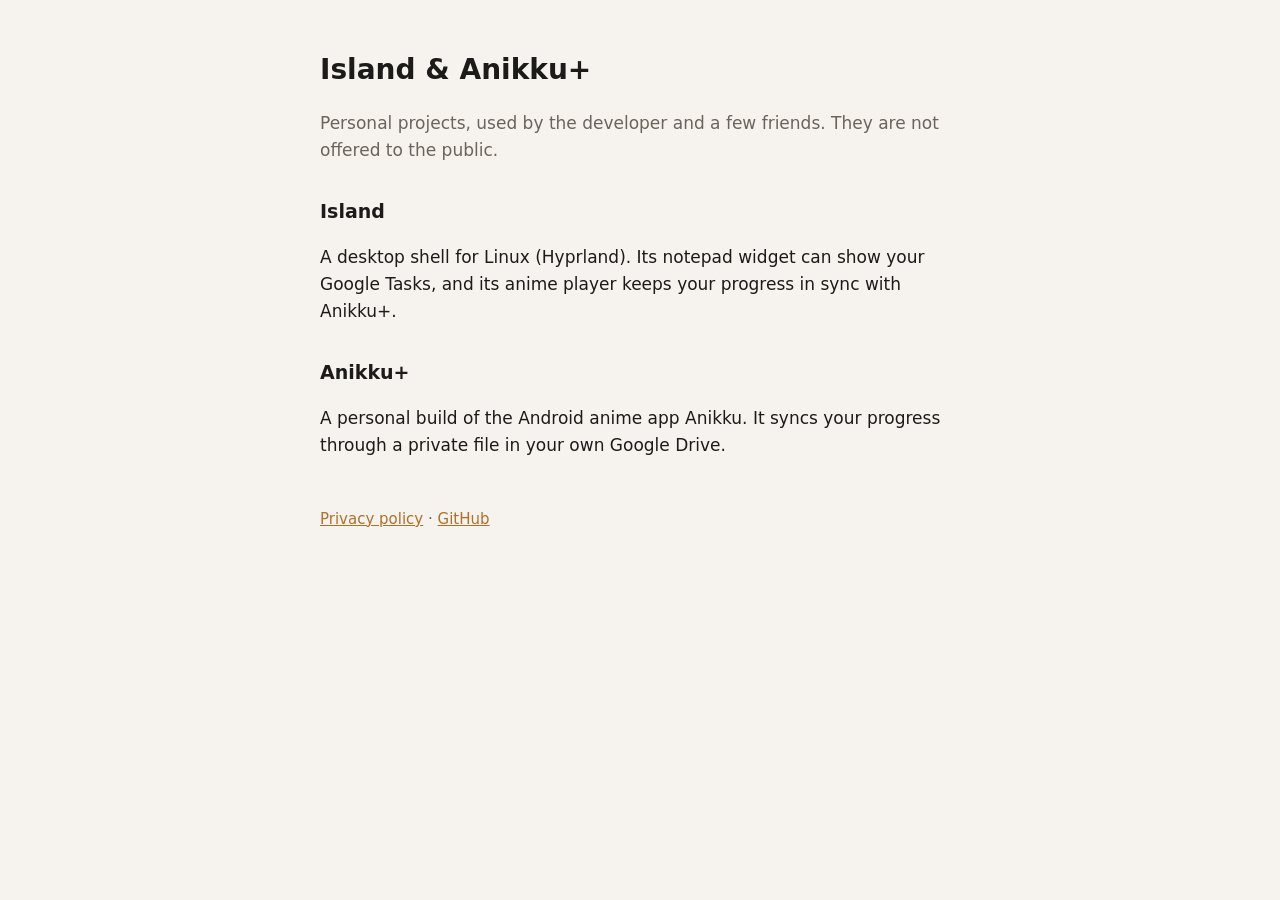
<file: index.html>
<!doctype html>
<html lang="en">
<head>
<meta charset="utf-8">
<meta name="viewport" content="width=device-width, initial-scale=1">
<meta name="google-site-verification" content="miyPSw-xBgUs4RxMfxMfQx9cr1AVyYLl76eEBLxKELw" />
<title>Island &amp; Anikku+</title>
<link rel="stylesheet" href="style.css">
</head>
<body>
<main>
<h1>Island &amp; Anikku+</h1>
<p class="lead">Personal projects, used by the developer and a few friends. They are not offered to the public.</p>
<h2>Island</h2>
<p>A desktop shell for Linux (Hyprland). Its notepad widget can show your Google Tasks, and its anime player keeps your progress in sync with Anikku+.</p>
<h2>Anikku+</h2>
<p>A personal build of the Android anime app Anikku. It syncs your progress through a private file in your own Google Drive.</p>
<footer><a href="privacy.html">Privacy policy</a> · <a href="https://github.com/tr1ckstrr">GitHub</a></footer>
</main>
</body>
</html>
</file>
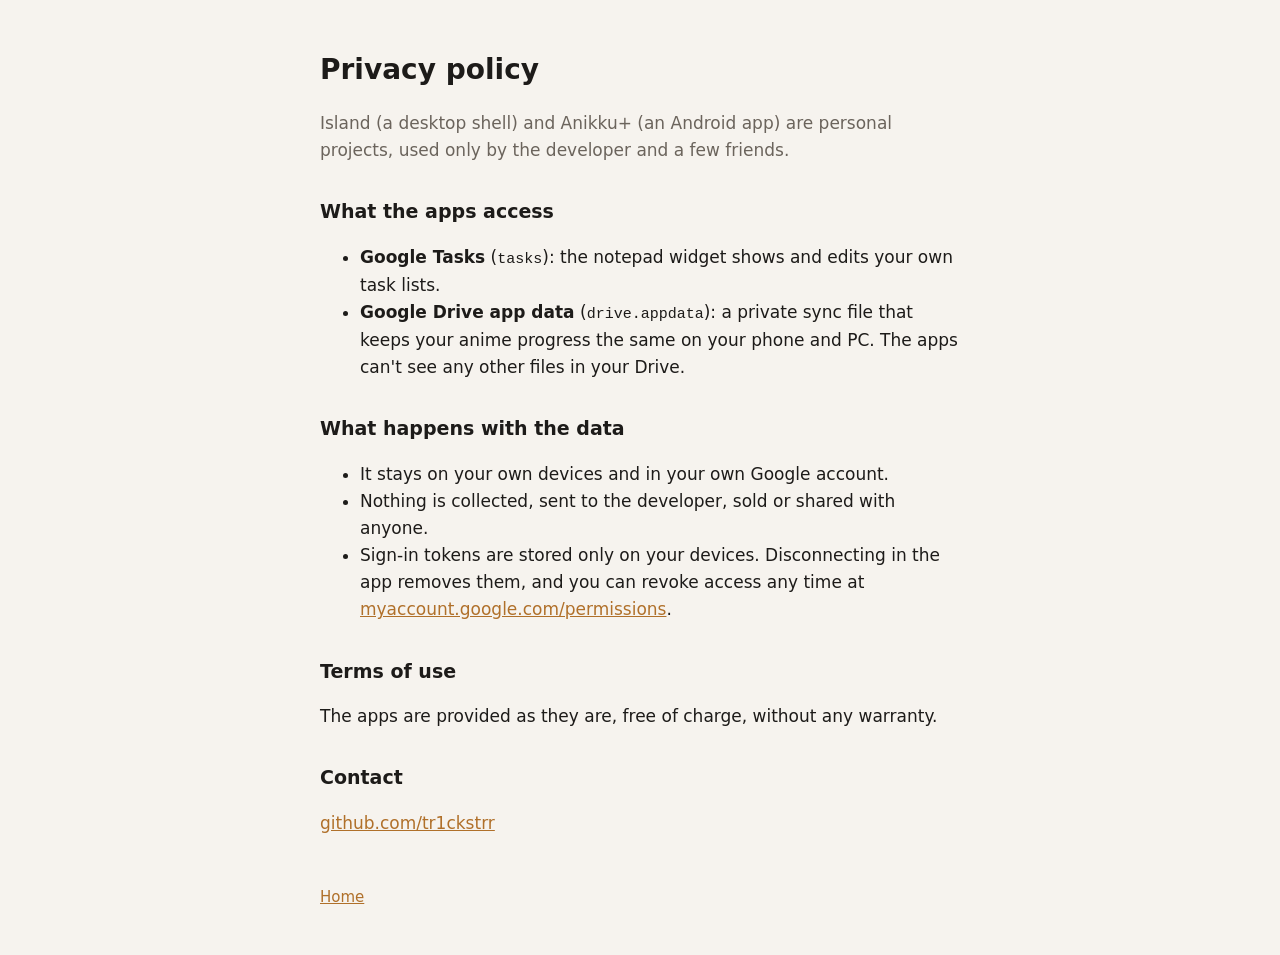
<file: privacy.html>
<!doctype html>
<html lang="en">
<head>
<meta charset="utf-8">
<meta name="viewport" content="width=device-width, initial-scale=1">
<title>Privacy policy · Island &amp; Anikku+</title>
<link rel="stylesheet" href="style.css">
</head>
<body>
<main>
<h1>Privacy policy</h1>
<p class="lead">Island (a desktop shell) and Anikku+ (an Android app) are personal projects, used only by the developer and a few friends.</p>
<h2>What the apps access</h2>
<ul>
<li><strong>Google Tasks</strong> (<code>tasks</code>): the notepad widget shows and edits your own task lists.</li>
<li><strong>Google Drive app data</strong> (<code>drive.appdata</code>): a private sync file that keeps your anime progress the same on your phone and PC. The apps can't see any other files in your Drive.</li>
</ul>
<h2>What happens with the data</h2>
<ul>
<li>It stays on your own devices and in your own Google account.</li>
<li>Nothing is collected, sent to the developer, sold or shared with anyone.</li>
<li>Sign-in tokens are stored only on your devices. Disconnecting in the app removes them, and you can revoke access any time at <a href="https://myaccount.google.com/permissions">myaccount.google.com/permissions</a>.</li>
</ul>
<h2>Terms of use</h2>
<p>The apps are provided as they are, free of charge, without any warranty.</p>
<h2>Contact</h2>
<p><a href="https://github.com/tr1ckstrr">github.com/tr1ckstrr</a></p>
<footer><a href="index.html">Home</a></footer>
</main>
</body>
</html>
</file>
<file: style.css>
:root { --bg: #f6f3ee; --fg: #1d1b19; --muted: #6b645c; --accent: #b0702a; }
@media (prefers-color-scheme: dark) { :root { --bg: #17140f; --fg: #eee7dc; --muted: #a39a8d; --accent: #f0b46a; } }
body { margin: 0; background: var(--bg); color: var(--fg); font: 17px/1.6 system-ui, sans-serif; }
main { max-width: 640px; margin: 0 auto; padding: 48px 16px; }
h1 { font-size: 28px; margin: 0 0 8px; }
h2 { font-size: 19px; margin: 32px 0 8px; }
p.lead, footer { color: var(--muted); }
a { color: var(--accent); }
code { font-size: 15px; }
footer { margin-top: 48px; font-size: 15px; }
</file>
